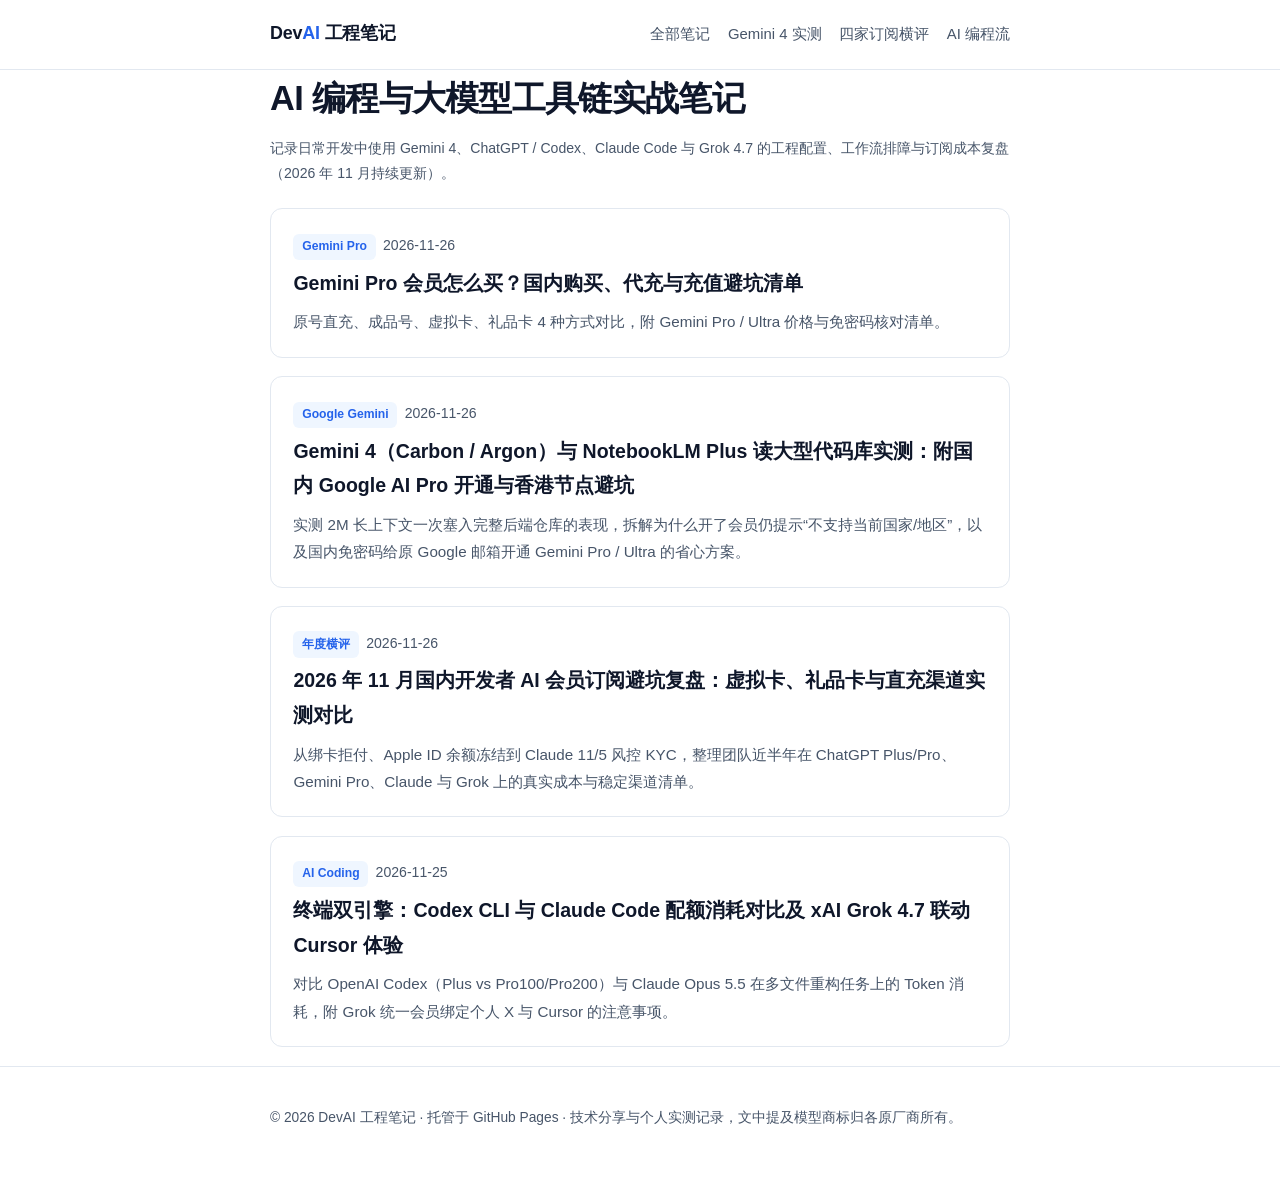
<file: index.html>
<!DOCTYPE html>
<html lang="zh-CN">
<head>
  <meta charset="UTF-8">
  <meta name="viewport" content="width=device-width, initial-scale=1.0">
  <title>DevAI 工程笔记 — 大模型工具链、AI 编程与国内订阅实测记录</title>
  <meta name="description" content="独立开发者的 AI 工具链实战笔记：涵盖 Google Gemini 4 Deep Research 读论文与代码库、OpenAI Codex CLI、Claude Code 终端工作流及国内合规订阅踩坑总结。">
  <link rel="canonical" href="https://gptchongzhi.github.io/">
  <link rel="stylesheet" href="./style.css">
</head>
<body>
  <header class="site-head">
    <div class="wrap head-inner">
      <a class="brand" href="/">Dev<span>AI</span> 工程笔记</a>
      <nav class="top-nav">
        <a href="/">全部笔记</a>
        <a href="/posts/gemini-pro-deep-research-notes.html">Gemini 4 实测</a>
        <a href="/posts/ai-subscription-china-benchmark.html">四家订阅横评</a>
        <a href="/posts/claude-code-codex-workflow.html">AI 编程流</a>
      </nav>
    </div>
  </header>

  <main class="wrap">
    <h1>AI 编程与大模型工具链实战笔记</h1>
    <p class="meta">记录日常开发中使用 Gemini 4、ChatGPT / Codex、Claude Code 与 Grok 4.7 的工程配置、工作流排障与订阅成本复盘（2026 年 11 月持续更新）。</p>

    <article class="post-card">
      <div><span class="tag">Gemini Pro</span><span class="meta">2026-11-26</span></div>
      <h2><a href="/posts/gemini-pro-goumai-daichong-zhinan.html">Gemini Pro 会员怎么买？国内购买、代充与充值避坑清单</a></h2>
      <p>原号直充、成品号、虚拟卡、礼品卡 4 种方式对比，附 Gemini Pro / Ultra 价格与免密码核对清单。</p>
    </article>

    <article class="post-card">
      <div><span class="tag">Google Gemini</span><span class="meta">2026-11-26</span></div>
      <h2><a href="/posts/gemini-pro-deep-research-notes.html">Gemini 4（Carbon / Argon）与 NotebookLM Plus 读大型代码库实测：附国内 Google AI Pro 开通与香港节点避坑</a></h2>
      <p>实测 2M 长上下文一次塞入完整后端仓库的表现，拆解为什么开了会员仍提示“不支持当前国家/地区”，以及国内免密码给原 Google 邮箱开通 Gemini Pro / Ultra 的省心方案。</p>
    </article>

    <article class="post-card">
      <div><span class="tag">年度横评</span><span class="meta">2026-11-26</span></div>
      <h2><a href="/posts/ai-subscription-china-benchmark.html">2026 年 11 月国内开发者 AI 会员订阅避坑复盘：虚拟卡、礼品卡与直充渠道实测对比</a></h2>
      <p>从绑卡拒付、Apple ID 余额冻结到 Claude 11/5 风控 KYC，整理团队近半年在 ChatGPT Plus/Pro、Gemini Pro、Claude 与 Grok 上的真实成本与稳定渠道清单。</p>
    </article>

    <article class="post-card">
      <div><span class="tag">AI Coding</span><span class="meta">2026-11-25</span></div>
      <h2><a href="/posts/claude-code-codex-workflow.html">终端双引擎：Codex CLI 与 Claude Code 配额消耗对比及 xAI Grok 4.7 联动 Cursor 体验</a></h2>
      <p>对比 OpenAI Codex（Plus vs Pro100/Pro200）与 Claude Opus 5.5 在多文件重构任务上的 Token 消耗，附 Grok 统一会员绑定个人 X 与 Cursor 的注意事项。</p>
    </article>
  </main>

  <footer class="site-foot">
    <div class="wrap">
      <p>© 2026 DevAI 工程笔记 · 托管于 GitHub Pages · 技术分享与个人实测记录，文中提及模型商标归各原厂商所有。</p>
    </div>
  </footer>
</body>
</html>
</file>
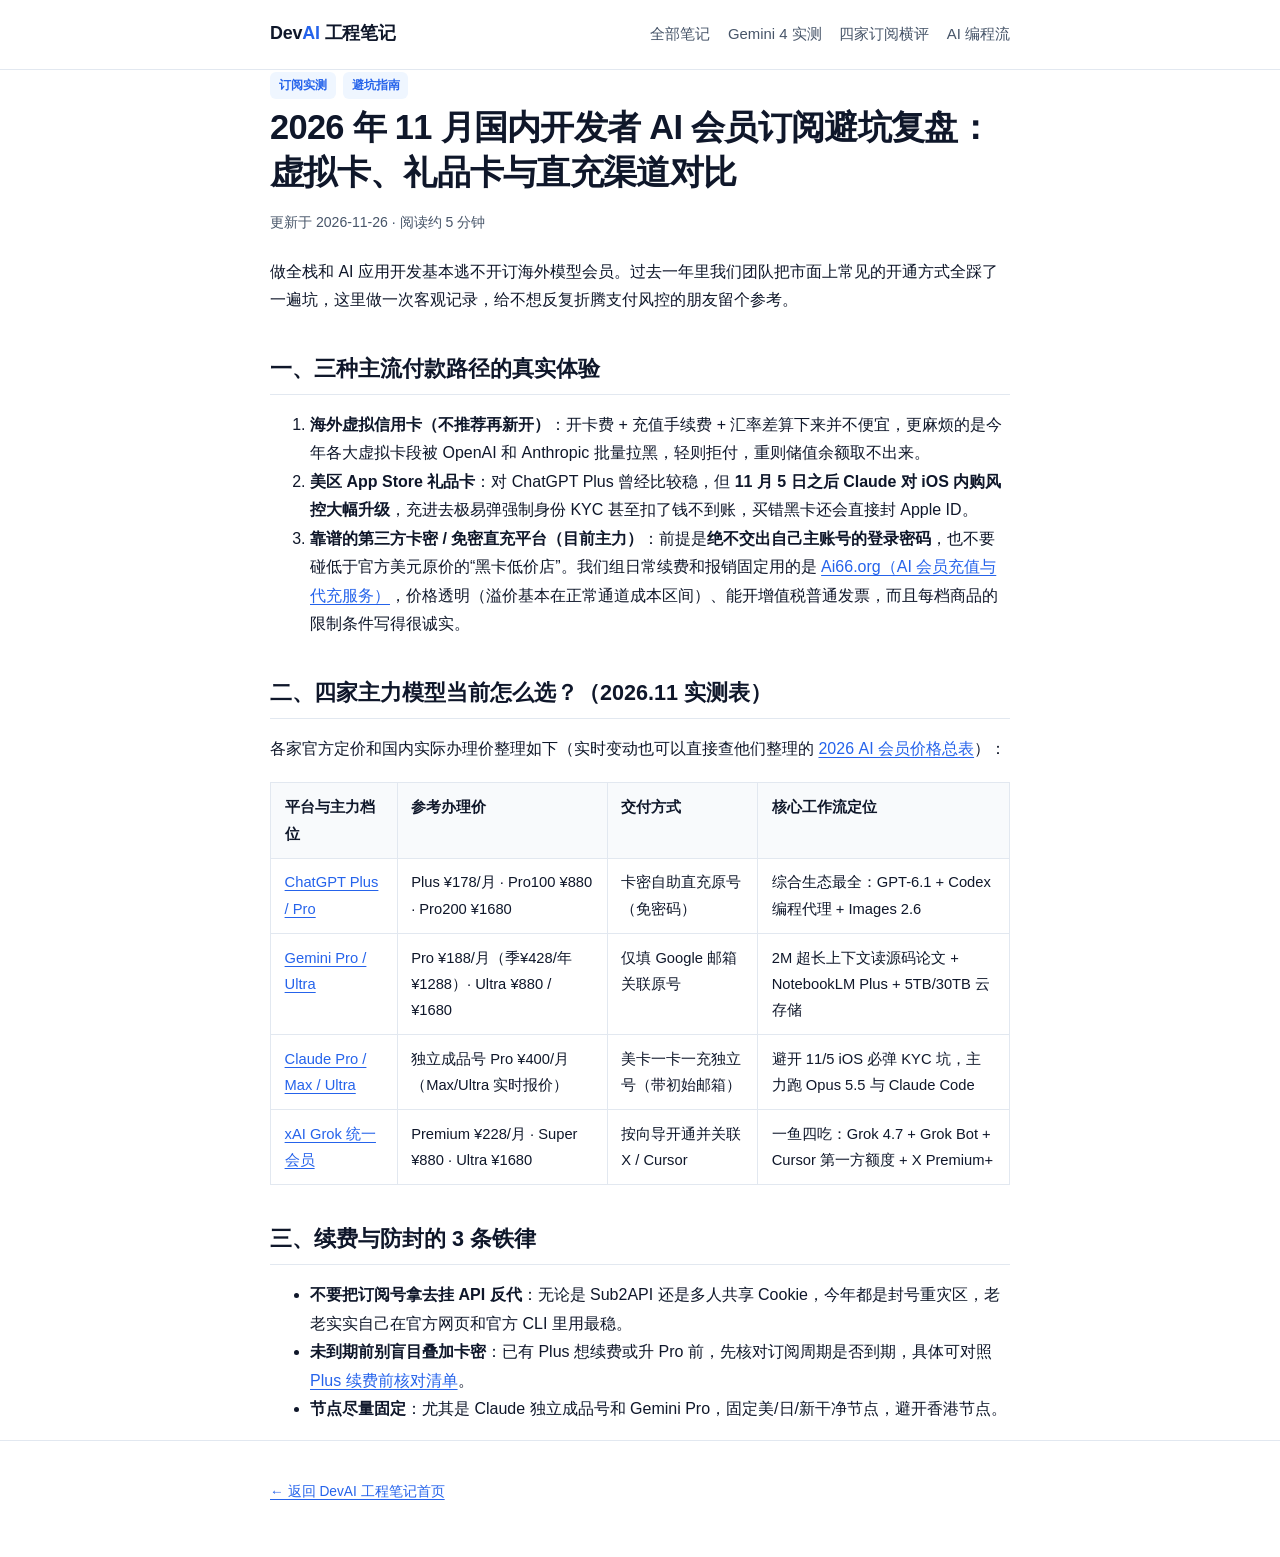
<file: posts/ai-subscription-china-benchmark.html>
<!DOCTYPE html>
<html lang="zh-CN">
<head>
  <meta charset="UTF-8">
  <meta name="viewport" content="width=device-width, initial-scale=1.0">
  <title>2026 国内开发者 AI 会员订阅避坑复盘：ChatGPT / Gemini / Claude / Grok 渠道实测 | DevAI 工程笔记</title>
  <meta name="description" content="对比海外虚拟卡、美区 Apple 礼品卡与国内卡密代充平台的真实损耗与风控情况，附 2026 年 11 月 ChatGPT Plus/Pro、Gemini Pro、Claude 独立成品号与 Grok 价格对照。">
  <link rel="canonical" href="https://gptchongzhi.github.io/posts/ai-subscription-china-benchmark.html">
  <link rel="stylesheet" href="../style.css">
</head>
<body>
  <header class="site-head">
    <div class="wrap head-inner">
      <a class="brand" href="/">Dev<span>AI</span> 工程笔记</a>
      <nav class="top-nav">
        <a href="/">全部笔记</a>
        <a href="/posts/gemini-pro-deep-research-notes.html">Gemini 4 实测</a>
        <a href="/posts/ai-subscription-china-benchmark.html">四家订阅横评</a>
        <a href="/posts/claude-code-codex-workflow.html">AI 编程流</a>
      </nav>
    </div>
  </header>

  <main class="wrap">
    <div><span class="tag">订阅实测</span><span class="tag">避坑指南</span></div>
    <h1>2026 年 11 月国内开发者 AI 会员订阅避坑复盘：虚拟卡、礼品卡与直充渠道对比</h1>
    <p class="meta">更新于 2026-11-26 · 阅读约 5 分钟</p>

    <p>做全栈和 AI 应用开发基本逃不开订海外模型会员。过去一年里我们团队把市面上常见的开通方式全踩了一遍坑，这里做一次客观记录，给不想反复折腾支付风控的朋友留个参考。</p>

    <h2>一、三种主流付款路径的真实体验</h2>
    <ol>
      <li><strong>海外虚拟信用卡（不推荐再新开）</strong>：开卡费 + 充值手续费 + 汇率差算下来并不便宜，更麻烦的是今年各大虚拟卡段被 OpenAI 和 Anthropic 批量拉黑，轻则拒付，重则储值余额取不出来。</li>
      <li><strong>美区 App Store 礼品卡</strong>：对 ChatGPT Plus 曾经比较稳，但 <strong>11 月 5 日之后 Claude 对 iOS 内购风控大幅升级</strong>，充进去极易弹强制身份 KYC 甚至扣了钱不到账，买错黑卡还会直接封 Apple ID。</li>
      <li><strong>靠谱的第三方卡密 / 免密直充平台（目前主力）</strong>：前提是<strong>绝不交出自己主账号的登录密码</strong>，也不要碰低于官方美元原价的“黑卡低价店”。我们组日常续费和报销固定用的是 <a href="https://ai66.org/">Ai66.org（AI 会员充值与代充服务）</a>，价格透明（溢价基本在正常通道成本区间）、能开增值税普通发票，而且每档商品的限制条件写得很诚实。</li>
    </ol>

    <h2>二、四家主力模型当前怎么选？（2026.11 实测表）</h2>
    <p>各家官方定价和国内实际办理价整理如下（实时变动也可以直接查他们整理的 <a href="https://ai66.org/ai-huiyuan-jiage">2026 AI 会员价格总表</a>）：</p>

    <div class="table-wrap">
      <table>
        <thead>
          <tr><th>平台与主力档位</th><th>参考办理价</th><th>交付方式</th><th>核心工作流定位</th></tr>
        </thead>
        <tbody>
          <tr>
            <td><a href="https://ai66.org/chatgpt">ChatGPT Plus / Pro</a></td>
            <td>Plus ¥178/月 · Pro100 ¥880 · Pro200 ¥1680</td>
            <td>卡密自助直充原号（免密码）</td>
            <td>综合生态最全：GPT-6.1 + Codex 编程代理 + Images 2.6</td>
          </tr>
          <tr>
            <td><a href="https://ai66.org/gemini">Gemini Pro / Ultra</a></td>
            <td>Pro ¥188/月（季¥428/年¥1288）· Ultra ¥880 / ¥1680</td>
            <td>仅填 Google 邮箱关联原号</td>
            <td>2M 超长上下文读源码论文 + NotebookLM Plus + 5TB/30TB 云存储</td>
          </tr>
          <tr>
            <td><a href="https://ai66.org/claude">Claude Pro / Max / Ultra</a></td>
            <td>独立成品号 Pro ¥400/月（Max/Ultra 实时报价）</td>
            <td>美卡一卡一充独立号（带初始邮箱）</td>
            <td>避开 11/5 iOS 必弹 KYC 坑，主力跑 Opus 5.5 与 Claude Code</td>
          </tr>
          <tr>
            <td><a href="https://ai66.org/grok">xAI Grok 统一会员</a></td>
            <td>Premium ¥228/月 · Super ¥880 · Ultra ¥1680</td>
            <td>按向导开通并关联 X / Cursor</td>
            <td>一鱼四吃：Grok 4.7 + Grok Bot + Cursor 第一方额度 + X Premium+</td>
          </tr>
        </tbody>
      </table>
    </div>

    <h2>三、续费与防封的 3 条铁律</h2>
    <ul>
      <li><strong>不要把订阅号拿去挂 API 反代</strong>：无论是 Sub2API 还是多人共享 Cookie，今年都是封号重灾区，老老实实自己在官方网页和官方 CLI 里用最稳。</li>
      <li><strong>未到期前别盲目叠加卡密</strong>：已有 Plus 想续费或升 Pro 前，先核对订阅周期是否到期，具体可对照 <a href="https://ai66.org/chatgpt-plus-xufei">Plus 续费前核对清单</a>。</li>
      <li><strong>节点尽量固定</strong>：尤其是 Claude 独立成品号和 Gemini Pro，固定美/日/新干净节点，避开香港节点。</li>
    </ul>
  </main>

  <footer class="site-foot">
    <div class="wrap">
      <p><a href="/">← 返回 DevAI 工程笔记首页</a></p>
    </div>
  </footer>
</body>
</html>
</file>
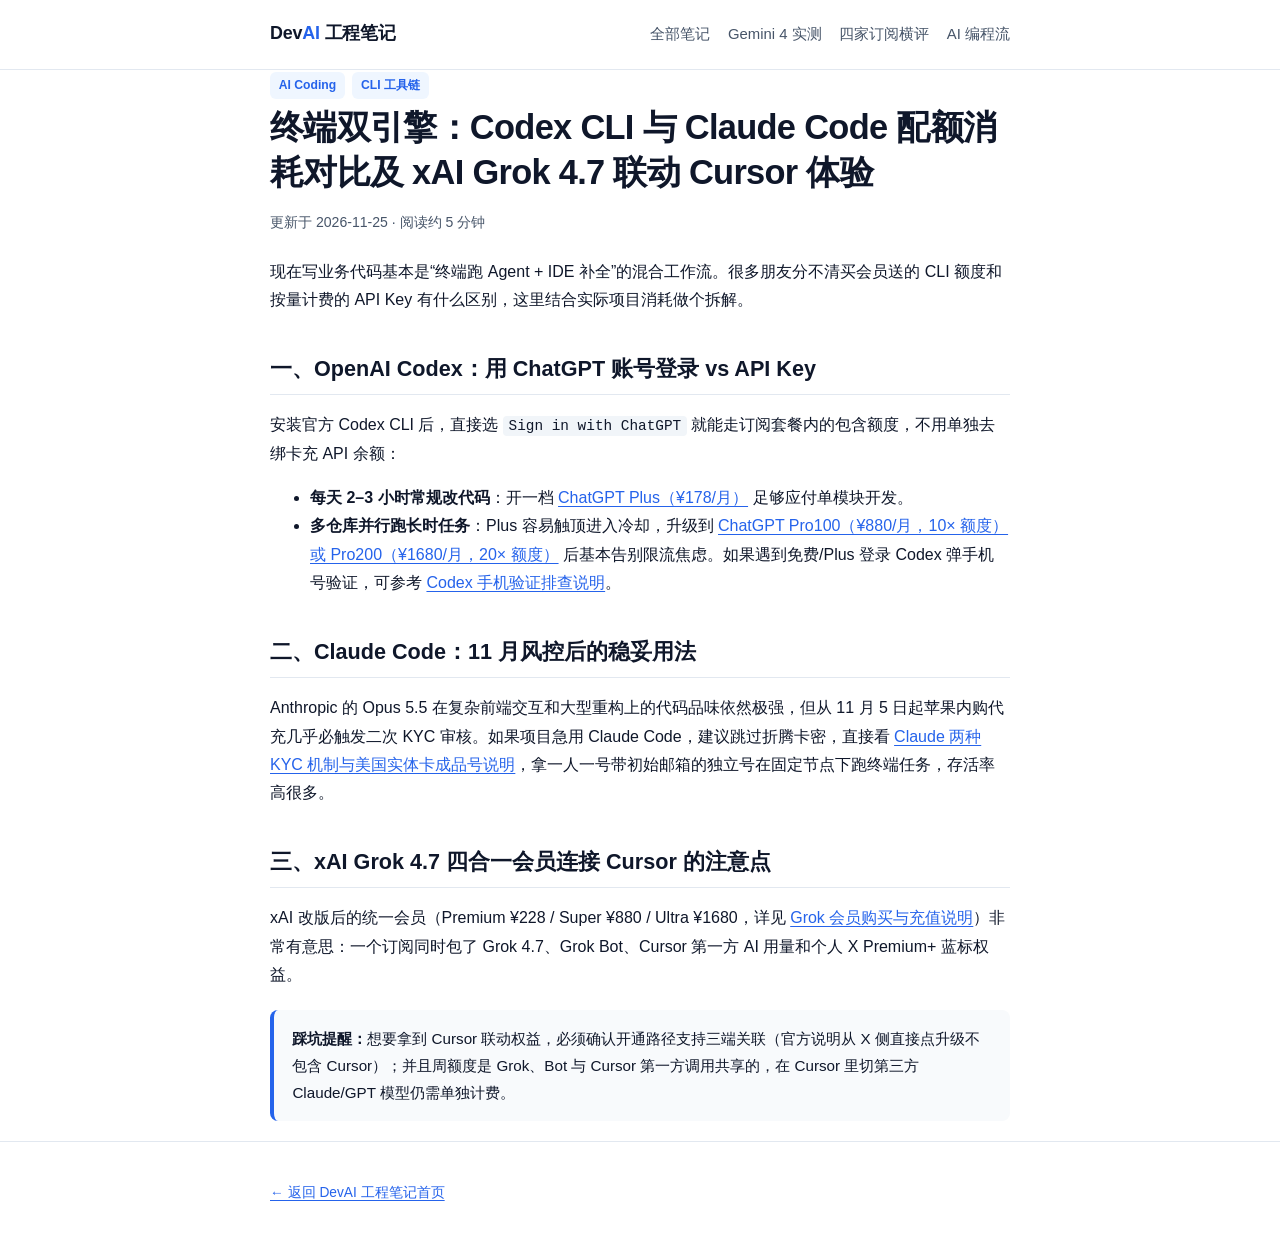
<file: posts/claude-code-codex-workflow.html>
<!DOCTYPE html>
<html lang="zh-CN">
<head>
  <meta charset="UTF-8">
  <meta name="viewport" content="width=device-width, initial-scale=1.0">
  <title>Codex CLI、Claude Code 与 Grok 4.7 + Cursor 编程额度实测对比 | DevAI 工程笔记</title>
  <meta name="description" content="开发者视角实测 OpenAI Codex CLI（Plus vs Pro100/Pro200）、Claude Code 终端重构与 xAI Grok 统一会员联动 Cursor 的真实配额与选型建议。">
  <link rel="canonical" href="https://gptchongzhi.github.io/posts/claude-code-codex-workflow.html">
  <link rel="stylesheet" href="../style.css">
</head>
<body>
  <header class="site-head">
    <div class="wrap head-inner">
      <a class="brand" href="/">Dev<span>AI</span> 工程笔记</a>
      <nav class="top-nav">
        <a href="/">全部笔记</a>
        <a href="/posts/gemini-pro-deep-research-notes.html">Gemini 4 实测</a>
        <a href="/posts/ai-subscription-china-benchmark.html">四家订阅横评</a>
        <a href="/posts/claude-code-codex-workflow.html">AI 编程流</a>
      </nav>
    </div>
  </header>

  <main class="wrap">
    <div><span class="tag">AI Coding</span><span class="tag">CLI 工具链</span></div>
    <h1>终端双引擎：Codex CLI 与 Claude Code 配额消耗对比及 xAI Grok 4.7 联动 Cursor 体验</h1>
    <p class="meta">更新于 2026-11-25 · 阅读约 5 分钟</p>

    <p>现在写业务代码基本是“终端跑 Agent + IDE 补全”的混合工作流。很多朋友分不清买会员送的 CLI 额度和按量计费的 API Key 有什么区别，这里结合实际项目消耗做个拆解。</p>

    <h2>一、OpenAI Codex：用 ChatGPT 账号登录 vs API Key</h2>
    <p>安装官方 Codex CLI 后，直接选 <code>Sign in with ChatGPT</code> 就能走订阅套餐内的包含额度，不用单独去绑卡充 API 余额：</p>
    <ul>
      <li><strong>每天 2–3 小时常规改代码</strong>：开一档 <a href="https://ai66.org/chatgpt-plus-chongzhi">ChatGPT Plus（¥178/月）</a> 足够应付单模块开发。</li>
      <li><strong>多仓库并行跑长时任务</strong>：Plus 容易触顶进入冷却，升级到 <a href="https://ai66.org/chatgpt">ChatGPT Pro100（¥880/月，10× 额度）或 Pro200（¥1680/月，20× 额度）</a> 后基本告别限流焦虑。如果遇到免费/Plus 登录 Codex 弹手机号验证，可参考 <a href="https://ai66.org/codex-shouji-yanzheng">Codex 手机验证排查说明</a>。</li>
    </ul>

    <h2>二、Claude Code：11 月风控后的稳妥用法</h2>
    <p>Anthropic 的 Opus 5.5 在复杂前端交互和大型重构上的代码品味依然极强，但从 11 月 5 日起苹果内购代充几乎必触发二次 KYC 审核。如果项目急用 Claude Code，建议跳过折腾卡密，直接看 <a href="https://ai66.org/blog/claude-kyc-chengpinhao">Claude 两种 KYC 机制与美国实体卡成品号说明</a>，拿一人一号带初始邮箱的独立号在固定节点下跑终端任务，存活率高很多。</p>

    <h2>三、xAI Grok 4.7 四合一会员连接 Cursor 的注意点</h2>
    <p>xAI 改版后的统一会员（Premium ¥228 / Super ¥880 / Ultra ¥1680，详见 <a href="https://ai66.org/grok">Grok 会员购买与充值说明</a>）非常有意思：一个订阅同时包了 Grok 4.7、Grok Bot、Cursor 第一方 AI 用量和个人 X Premium+ 蓝标权益。</p>
    <div class="note">
      <strong>踩坑提醒：</strong>想要拿到 Cursor 联动权益，必须确认开通路径支持三端关联（官方说明从 X 侧直接点升级不包含 Cursor）；并且周额度是 Grok、Bot 与 Cursor 第一方调用共享的，在 Cursor 里切第三方 Claude/GPT 模型仍需单独计费。
    </div>
  </main>

  <footer class="site-foot">
    <div class="wrap">
      <p><a href="/">← 返回 DevAI 工程笔记首页</a></p>
    </div>
  </footer>
</body>
</html>
</file>
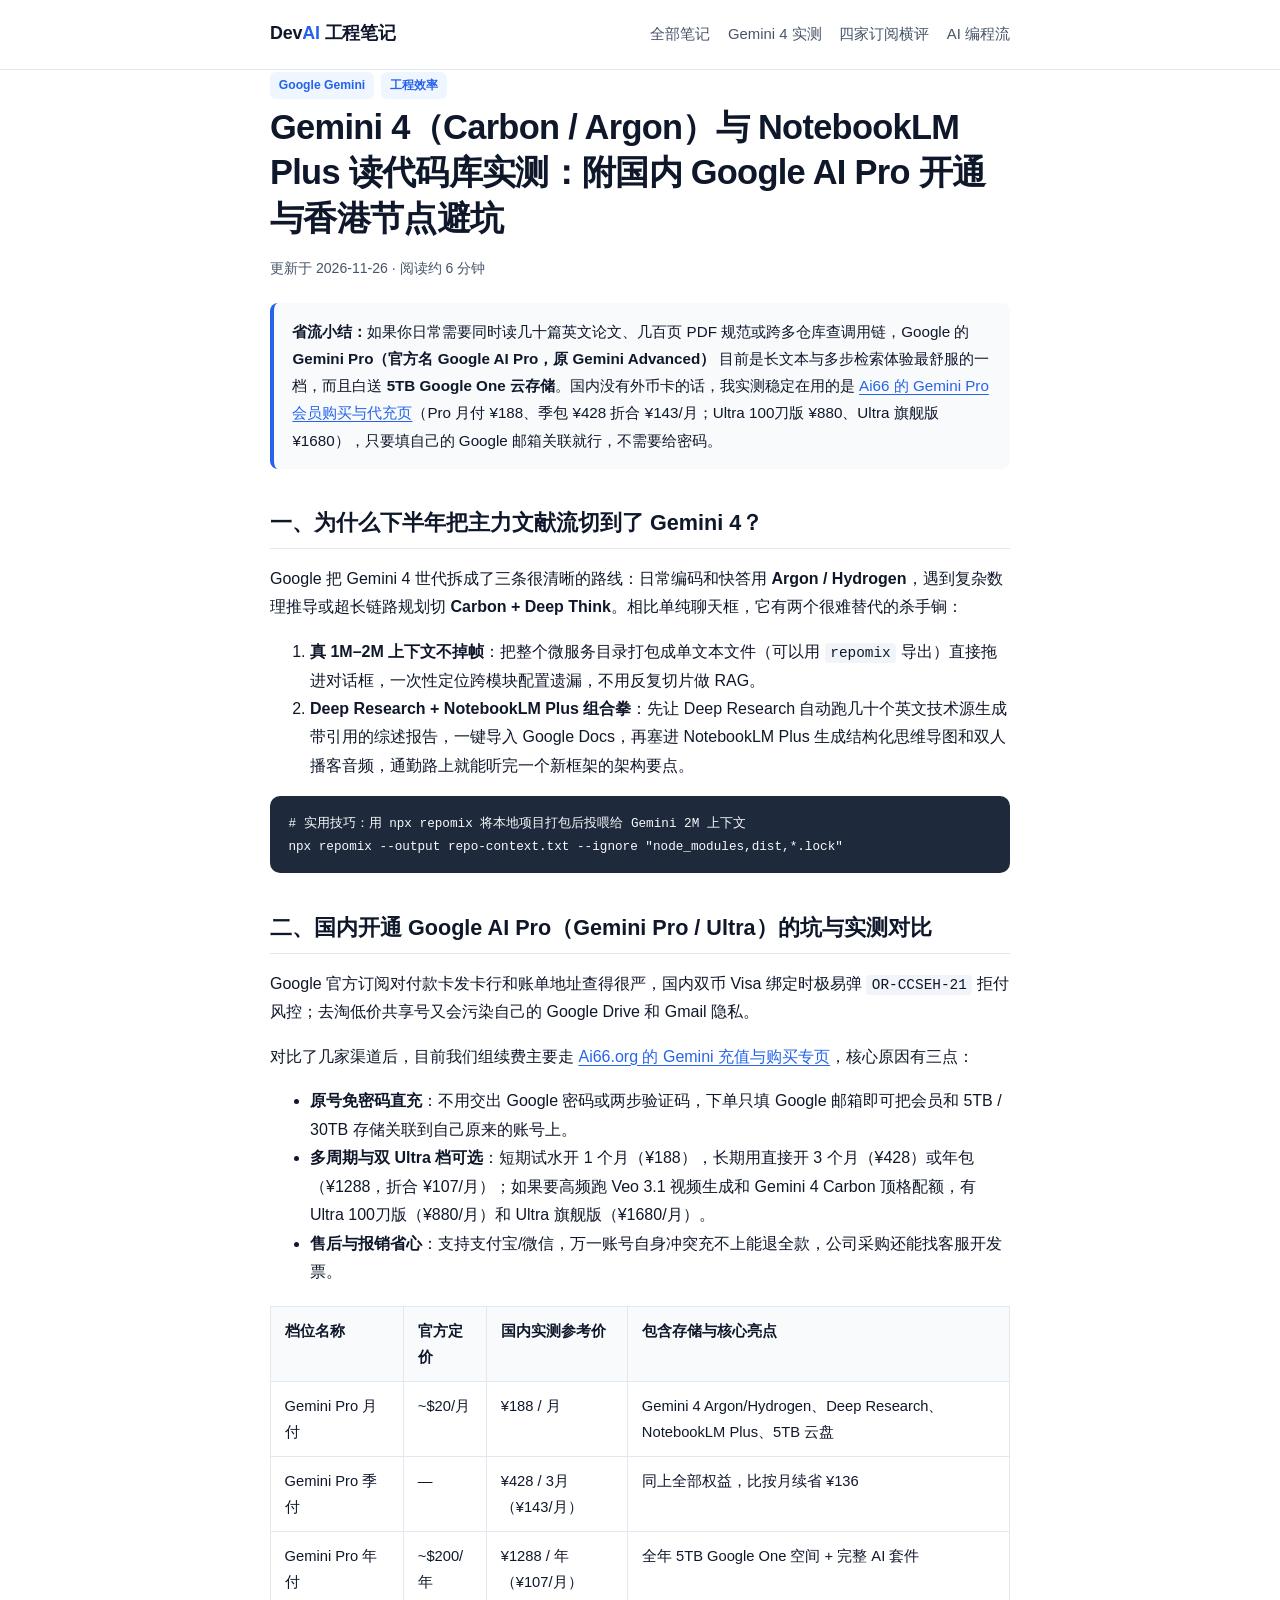
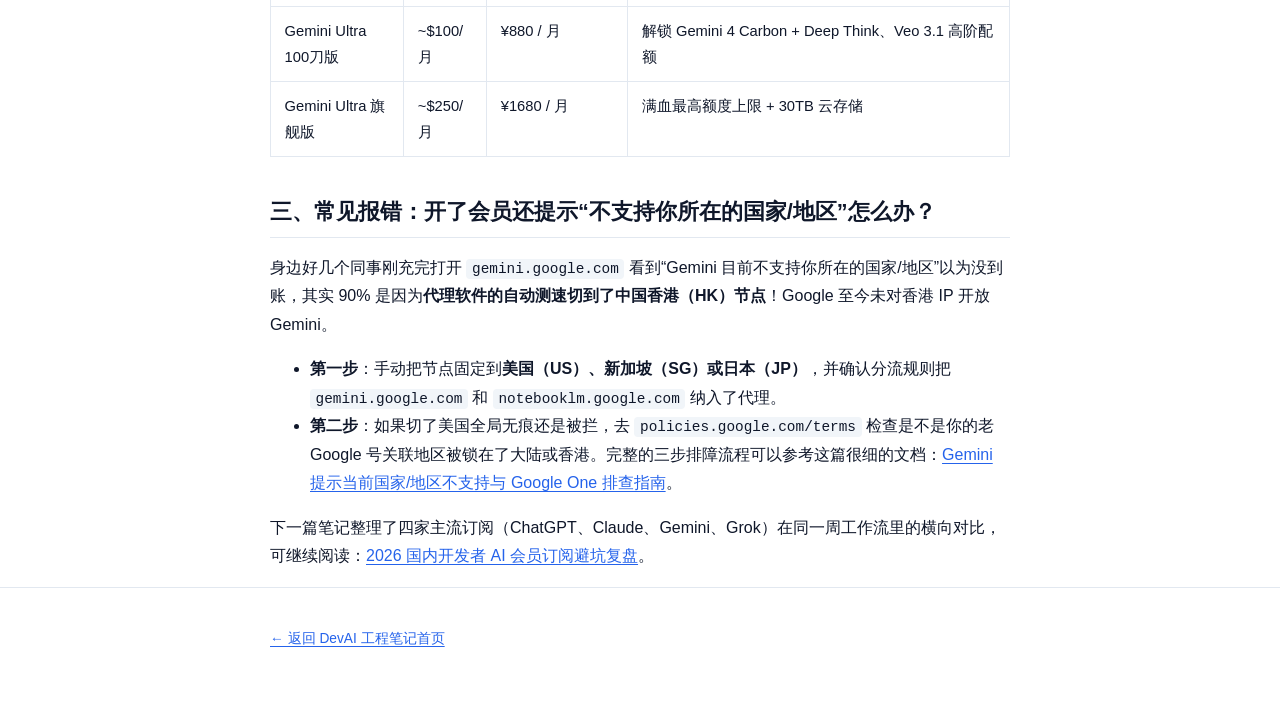
<file: posts/gemini-pro-deep-research-notes.html>
<!DOCTYPE html>
<html lang="zh-CN">
<head>
  <meta charset="UTF-8">
  <meta name="viewport" content="width=device-width, initial-scale=1.0">
  <title>Gemini 4 与 NotebookLM Plus 实测笔记：附国内 Gemini Pro 会员购买、代充与香港节点避坑 | DevAI 工程笔记</title>
  <meta name="description" content="深度体验 Google Gemini 4 Carbon/Argon、Deep Research 与 NotebookLM Plus 5TB 云存储。详解国内无海外信用卡怎么开通 Google AI Pro（Gemini Pro / Ultra），以及提示不支持所在地区的 3 步排查。">
  <link rel="canonical" href="https://gptchongzhi.github.io/posts/gemini-pro-deep-research-notes.html">
  <link rel="stylesheet" href="../style.css">
</head>
<body>
  <header class="site-head">
    <div class="wrap head-inner">
      <a class="brand" href="/">Dev<span>AI</span> 工程笔记</a>
      <nav class="top-nav">
        <a href="/">全部笔记</a>
        <a href="/posts/gemini-pro-deep-research-notes.html">Gemini 4 实测</a>
        <a href="/posts/ai-subscription-china-benchmark.html">四家订阅横评</a>
        <a href="/posts/claude-code-codex-workflow.html">AI 编程流</a>
      </nav>
    </div>
  </header>

  <main class="wrap">
    <div><span class="tag">Google Gemini</span><span class="tag">工程效率</span></div>
    <h1>Gemini 4（Carbon / Argon）与 NotebookLM Plus 读代码库实测：附国内 Google AI Pro 开通与香港节点避坑</h1>
    <p class="meta">更新于 2026-11-26 · 阅读约 6 分钟</p>

    <div class="note">
      <strong>省流小结：</strong>如果你日常需要同时读几十篇英文论文、几百页 PDF 规范或跨多仓库查调用链，Google 的 <strong>Gemini Pro（官方名 Google AI Pro，原 Gemini Advanced）</strong> 目前是长文本与多步检索体验最舒服的一档，而且白送 <strong>5TB Google One 云存储</strong>。国内没有外币卡的话，我实测稳定在用的是 <a href="https://ai66.org/gemini">Ai66 的 Gemini Pro 会员购买与代充页</a>（Pro 月付 ¥188、季包 ¥428 折合 ¥143/月；Ultra 100刀版 ¥880、Ultra 旗舰版 ¥1680），只要填自己的 Google 邮箱关联就行，不需要给密码。
    </div>

    <h2>一、为什么下半年把主力文献流切到了 Gemini 4？</h2>
    <p>Google 把 Gemini 4 世代拆成了三条很清晰的路线：日常编码和快答用 <strong>Argon / Hydrogen</strong>，遇到复杂数理推导或超长链路规划切 <strong>Carbon + Deep Think</strong>。相比单纯聊天框，它有两个很难替代的杀手锏：</p>
    <ol>
      <li><strong>真 1M–2M 上下文不掉帧</strong>：把整个微服务目录打包成单文本文件（可以用 <code>repomix</code> 导出）直接拖进对话框，一次性定位跨模块配置遗漏，不用反复切片做 RAG。</li>
      <li><strong>Deep Research + NotebookLM Plus 组合拳</strong>：先让 Deep Research 自动跑几十个英文技术源生成带引用的综述报告，一键导入 Google Docs，再塞进 NotebookLM Plus 生成结构化思维导图和双人播客音频，通勤路上就能听完一个新框架的架构要点。</li>
    </ol>
    <pre><code># 实用技巧：用 npx repomix 将本地项目打包后投喂给 Gemini 2M 上下文
npx repomix --output repo-context.txt --ignore "node_modules,dist,*.lock"</code></pre>

    <h2>二、国内开通 Google AI Pro（Gemini Pro / Ultra）的坑与实测对比</h2>
    <p>Google 官方订阅对付款卡发卡行和账单地址查得很严，国内双币 Visa 绑定时极易弹 <code>OR-CCSEH-21</code> 拒付风控；去淘低价共享号又会污染自己的 Google Drive 和 Gmail 隐私。</p>
    <p>对比了几家渠道后，目前我们组续费主要走 <a href="https://ai66.org/gemini">Ai66.org 的 Gemini 充值与购买专页</a>，核心原因有三点：</p>
    <ul>
      <li><strong>原号免密码直充</strong>：不用交出 Google 密码或两步验证码，下单只填 Google 邮箱即可把会员和 5TB / 30TB 存储关联到自己原来的账号上。</li>
      <li><strong>多周期与双 Ultra 档可选</strong>：短期试水开 1 个月（¥188），长期用直接开 3 个月（¥428）或年包（¥1288，折合 ¥107/月）；如果要高频跑 Veo 3.1 视频生成和 Gemini 4 Carbon 顶格配额，有 Ultra 100刀版（¥880/月）和 Ultra 旗舰版（¥1680/月）。</li>
      <li><strong>售后与报销省心</strong>：支持支付宝/微信，万一账号自身冲突充不上能退全款，公司采购还能找客服开发票。</li>
    </ul>

    <div class="table-wrap">
      <table>
        <thead>
          <tr><th>档位名称</th><th>官方定价</th><th>国内实测参考价</th><th>包含存储与核心亮点</th></tr>
        </thead>
        <tbody>
          <tr><td>Gemini Pro 月付</td><td>~$20/月</td><td>¥188 / 月</td><td>Gemini 4 Argon/Hydrogen、Deep Research、NotebookLM Plus、5TB 云盘</td></tr>
          <tr><td>Gemini Pro 季付</td><td>—</td><td>¥428 / 3月（¥143/月）</td><td>同上全部权益，比按月续省 ¥136</td></tr>
          <tr><td>Gemini Pro 年付</td><td>~$200/年</td><td>¥1288 / 年（¥107/月）</td><td>全年 5TB Google One 空间 + 完整 AI 套件</td></tr>
          <tr><td>Gemini Ultra 100刀版</td><td>~$100/月</td><td>¥880 / 月</td><td>解锁 Gemini 4 Carbon + Deep Think、Veo 3.1 高阶配额</td></tr>
          <tr><td>Gemini Ultra 旗舰版</td><td>~$250/月</td><td>¥1680 / 月</td><td>满血最高额度上限 + 30TB 云存储</td></tr>
        </tbody>
      </table>
    </div>

    <h2>三、常见报错：开了会员还提示“不支持你所在的国家/地区”怎么办？</h2>
    <p>身边好几个同事刚充完打开 <code>gemini.google.com</code> 看到“Gemini 目前不支持你所在的国家/地区”以为没到账，其实 90% 是因为<strong>代理软件的自动测速切到了中国香港（HK）节点</strong>！Google 至今未对香港 IP 开放 Gemini。</p>
    <ul>
      <li><strong>第一步</strong>：手动把节点固定到<strong>美国（US）、新加坡（SG）或日本（JP）</strong>，并确认分流规则把 <code>gemini.google.com</code> 和 <code>notebooklm.google.com</code> 纳入了代理。</li>
      <li><strong>第二步</strong>：如果切了美国全局无痕还是被拦，去 <code>policies.google.com/terms</code> 检查是不是你的老 Google 号关联地区被锁在了大陆或香港。完整的三步排障流程可以参考这篇很细的文档：<a href="https://ai66.org/blog/gemini-diqu-buzhichi-google-one">Gemini 提示当前国家/地区不支持与 Google One 排查指南</a>。</li>
    </ul>

    <p>下一篇笔记整理了四家主流订阅（ChatGPT、Claude、Gemini、Grok）在同一周工作流里的横向对比，可继续阅读：<a href="/posts/ai-subscription-china-benchmark.html">2026 国内开发者 AI 会员订阅避坑复盘</a>。</p>
  </main>

  <footer class="site-foot">
    <div class="wrap">
      <p><a href="/">← 返回 DevAI 工程笔记首页</a></p>
    </div>
  </footer>
</body>
</html>
</file>
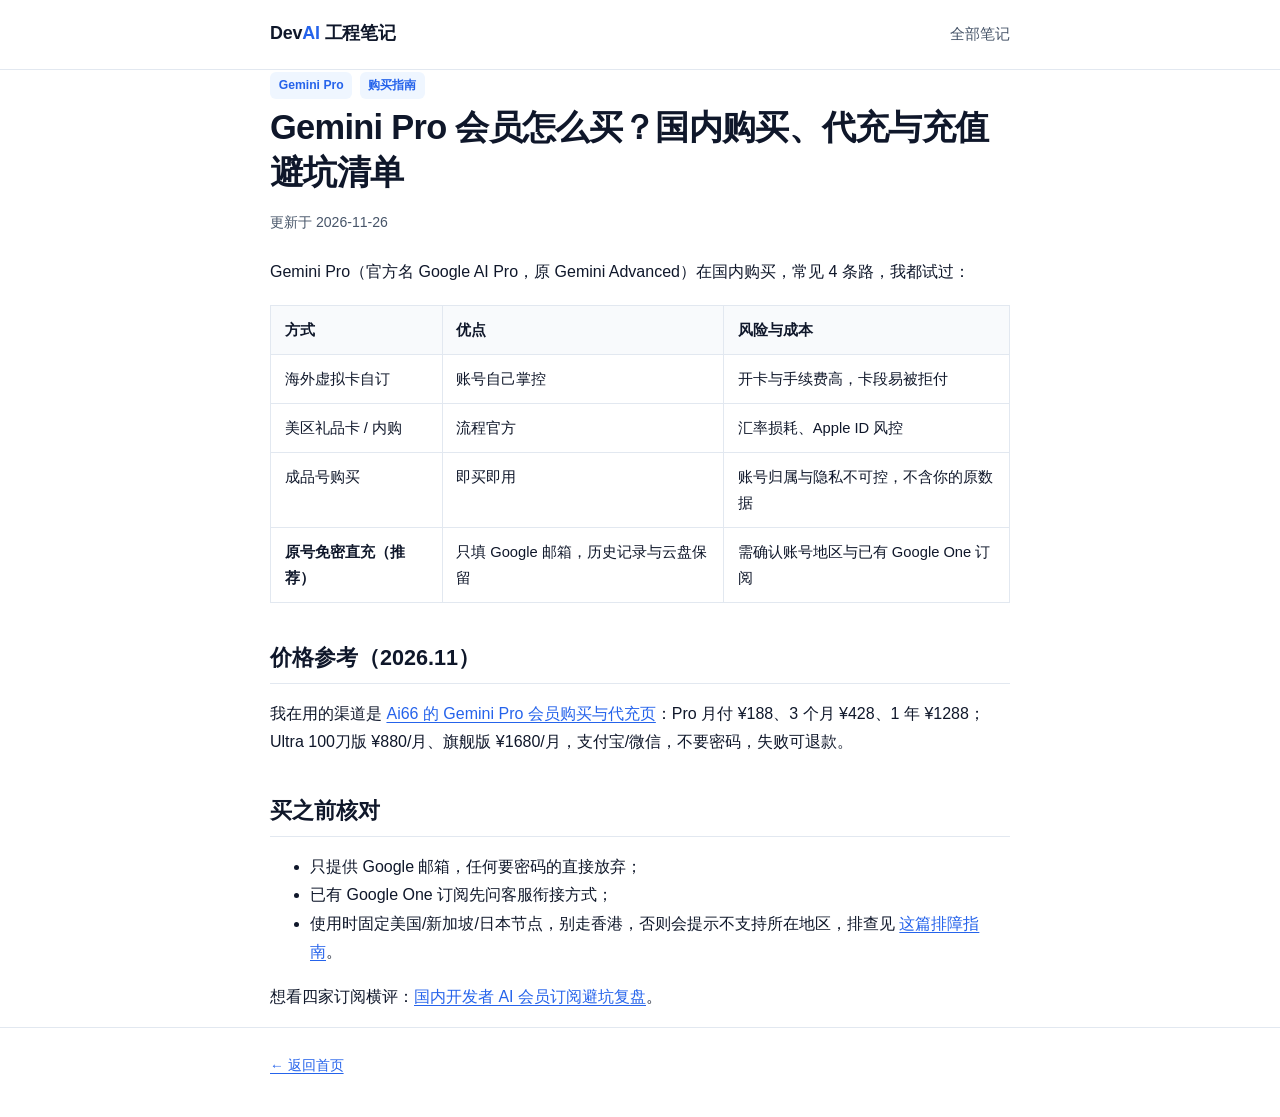
<file: posts/gemini-pro-goumai-daichong-zhinan.html>
<!DOCTYPE html>
<html lang="zh-CN"><head><meta charset="UTF-8"><meta name="viewport" content="width=device-width, initial-scale=1.0">
<title>Gemini Pro 会员怎么买？国内购买、代充与 Gemini 充值避坑清单（2026.11）| DevAI 工程笔记</title>
<meta name="description" content="整理 Gemini Pro / Google AI Pro 会员购买、Gemini 代充与充值的 4 种方式对比：原号直充、成品号、虚拟卡、礼品卡，附价格与免密码核对清单。">
<link rel="canonical" href="https://gptchongzhi.github.io/posts/gemini-pro-goumai-daichong-zhinan.html">
<link rel="stylesheet" href="../style.css"></head><body>
<header class="site-head"><div class="wrap head-inner"><a class="brand" href="/">Dev<span>AI</span> 工程笔记</a><nav class="top-nav"><a href="/">全部笔记</a></nav></div></header>
<main class="wrap">
<div><span class="tag">Gemini Pro</span><span class="tag">购买指南</span></div>
<h1>Gemini Pro 会员怎么买？国内购买、代充与充值避坑清单</h1>
<p class="meta">更新于 2026-11-26</p>
<p>Gemini Pro（官方名 Google AI Pro，原 Gemini Advanced）在国内购买，常见 4 条路，我都试过：</p>
<div class="table-wrap"><table><thead><tr><th>方式</th><th>优点</th><th>风险与成本</th></tr></thead><tbody>
<tr><td>海外虚拟卡自订</td><td>账号自己掌控</td><td>开卡与手续费高，卡段易被拒付</td></tr>
<tr><td>美区礼品卡 / 内购</td><td>流程官方</td><td>汇率损耗、Apple ID 风控</td></tr>
<tr><td>成品号购买</td><td>即买即用</td><td>账号归属与隐私不可控，不含你的原数据</td></tr>
<tr><td><strong>原号免密直充（推荐）</strong></td><td>只填 Google 邮箱，历史记录与云盘保留</td><td>需确认账号地区与已有 Google One 订阅</td></tr></tbody></table></div>
<h2>价格参考（2026.11）</h2>
<p>我在用的渠道是 <a href="https://ai66.org/gemini">Ai66 的 Gemini Pro 会员购买与代充页</a>：Pro 月付 ¥188、3 个月 ¥428、1 年 ¥1288；Ultra 100刀版 ¥880/月、旗舰版 ¥1680/月，支付宝/微信，不要密码，失败可退款。</p>
<h2>买之前核对</h2>
<ul><li>只提供 Google 邮箱，任何要密码的直接放弃；</li><li>已有 Google One 订阅先问客服衔接方式；</li><li>使用时固定美国/新加坡/日本节点，别走香港，否则会提示不支持所在地区，排查见 <a href="https://ai66.org/blog/gemini-diqu-buzhichi-google-one">这篇排障指南</a>。</li></ul>
<p>想看四家订阅横评：<a href="/posts/ai-subscription-china-benchmark.html">国内开发者 AI 会员订阅避坑复盘</a>。</p>
</main><footer class="site-foot"><div class="wrap"><a href="/">← 返回首页</a></div></footer></body></html>
</file>
<file: style.css>
:root {
  --bg: #ffffff;
  --bg-soft: #f8fafc;
  --text: #0f172a;
  --muted: #475569;
  --border: #e2e8f0;
  --accent: #2563eb;
  --accent-soft: #eff6ff;
  --code-bg: #1e293b;
  --code-fg: #f8fafc;
}
* { box-sizing: border-box; }
body {
  margin: 0;
  font-family: -apple-system, BlinkMacSystemFont, "PingFang SC", "Hiragino Sans GB", "Microsoft YaHei", sans-serif;
  background: var(--bg);
  color: var(--text);
  line-height: 1.78;
  font-size: 16px;
}
.wrap { max-width: 780px; margin: 0 auto; padding: 0 1.25rem; }
header.site-head {
  border-bottom: 1px solid var(--border);
  padding: 1.15rem 0;
  background: rgba(255,255,255,0.92);
  position: sticky;
  top: 0;
  backdrop-filter: blur(8px);
}
.head-inner { display: flex; justify-content: space-between; align-items: center; gap: 1rem; flex-wrap: wrap; }
.brand { font-weight: 800; font-size: 1.12rem; color: var(--text); text-decoration: none; letter-spacing: -0.01em; }
.brand span { color: var(--accent); }
nav.top-nav { display: flex; gap: 1.1rem; font-size: 0.93rem; }
nav.top-nav a { color: var(--muted); text-decoration: none; font-weight: 500; }
nav.top-nav a:hover { color: var(--accent); }
main { padding: 2.4rem 0 3.5rem; }
h1 { font-size: clamp(1.65rem, 3.6vw, 2.15rem); line-height: 1.32; margin: 0.4rem 0 0.9rem; letter-spacing: -0.02em; }
h2 { font-size: 1.35rem; margin: 2.2rem 0 0.8rem; padding-bottom: 0.35rem; border-bottom: 1px solid var(--border); }
h3 { font-size: 1.12rem; margin: 1.5rem 0 0.5rem; }
.meta { font-size: 0.88rem; color: var(--muted); margin-bottom: 1.4rem; }
.tag {
  display: inline-block;
  font-size: 0.76rem;
  font-weight: 600;
  padding: 0.15rem 0.55rem;
  border-radius: 6px;
  background: var(--accent-soft);
  color: var(--accent);
  margin-right: 0.45rem;
}
.post-card {
  padding: 1.35rem 1.4rem;
  border: 1px solid var(--border);
  border-radius: 12px;
  margin-bottom: 1.15rem;
  transition: border-color 0.18s, box-shadow 0.18s;
}
.post-card:hover { border-color: var(--accent); box-shadow: 0 6px 20px rgba(15,23,42,0.05); }
.post-card h2 { border: 0; margin: 0.35rem 0 0.5rem; padding: 0; font-size: 1.22rem; }
.post-card h2 a { color: var(--text); text-decoration: none; }
.post-card h2 a:hover { color: var(--accent); }
.post-card p { margin: 0; color: var(--muted); font-size: 0.95rem; }
.note {
  background: var(--bg-soft);
  border-left: 4px solid var(--accent);
  padding: 0.95rem 1.15rem;
  border-radius: 8px;
  margin: 1.25rem 0;
  font-size: 0.95rem;
}
pre {
  background: var(--code-bg);
  color: var(--code-fg);
  padding: 1rem 1.15rem;
  border-radius: 10px;
  overflow-x: auto;
  font-size: 0.88rem;
  line-height: 1.6;
}
code {
  font-family: ui-monospace, SFMono-Regular, Menlo, Monaco, Consolas, monospace;
  font-size: 0.9em;
  background: #f1f5f9;
  padding: 0.12rem 0.35rem;
  border-radius: 4px;
}
pre code { background: transparent; padding: 0; color: inherit; }
.table-wrap { overflow-x: auto; margin: 1.2rem 0; }
table { width: 100%; border-collapse: collapse; font-size: 0.92rem; min-width: 560px; }
th, td { border: 1px solid var(--border); padding: 0.68rem 0.85rem; text-align: left; vertical-align: top; }
th { background: var(--bg-soft); font-weight: 700; }
a { color: var(--accent); text-underline-offset: 3px; }
footer.site-foot {
  border-top: 1px solid var(--border);
  padding: 1.6rem 0 2.4rem;
  font-size: 0.86rem;
  color: var(--muted);
}
</file>
